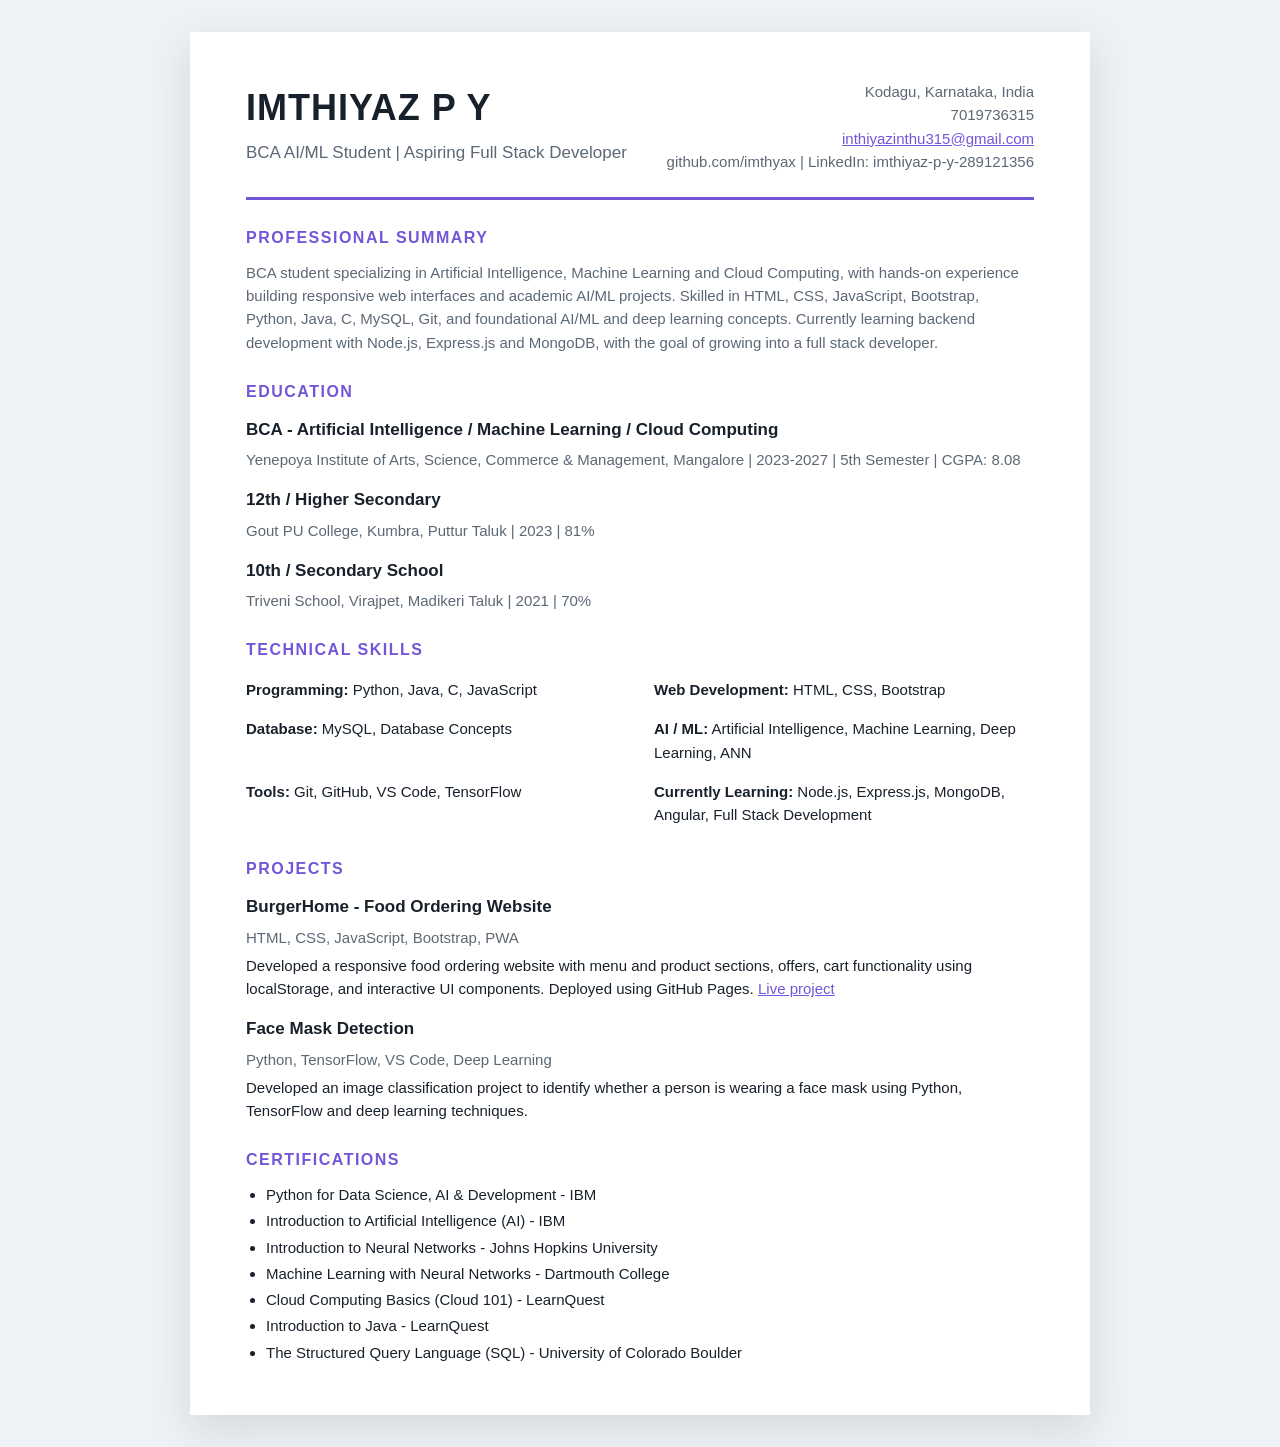
<file: resume.html>
<!DOCTYPE html>
<html lang="en">
<head>
    <meta charset="UTF-8">
    <meta name="viewport" content="width=device-width, initial-scale=1.0">
    <title>Resume | Imthiyaz P Y</title>
    <style>
        :root { color-scheme: light; --ink: #18212b; --muted: #5c6875; --accent: #7356d8; --line: #dce1e7; }
        * { box-sizing: border-box; }
        body { margin: 0; background: #eef1f5; color: var(--ink); font: 15px/1.55 Arial, Helvetica, sans-serif; }
        main { width: min(900px, calc(100% - 32px)); margin: 32px auto; padding: 48px 56px; background: white; box-shadow: 0 14px 40px rgba(24, 33, 43, .12); }
        header { display: flex; justify-content: space-between; gap: 24px; border-bottom: 3px solid var(--accent); padding-bottom: 24px; }
        h1 { margin: 0; font-size: 36px; letter-spacing: 1px; } h2 { margin: 26px 0 10px; font-size: 16px; color: var(--accent); letter-spacing: 1.5px; text-transform: uppercase; }
        h3 { margin: 0 0 3px; font-size: 17px; } p { margin: 5px 0; } .contact { text-align: right; color: var(--muted); }
        .role { margin-top: 4px; color: var(--muted); font-size: 17px; } .summary { color: var(--muted); }
        .item { margin: 12px 0 16px; } .meta { color: var(--muted); } ul { margin: 7px 0 0 20px; padding: 0; } li { margin: 3px 0; }
        .skills { display: grid; grid-template-columns: 1fr 1fr; gap: 6px 28px; } .label { font-weight: bold; }
        a { color: var(--accent); } @media (max-width: 620px) { main { margin: 0; width: 100%; padding: 30px 22px; } header { display: block; } .contact { margin-top: 14px; text-align: left; } .skills { grid-template-columns: 1fr; } }
        @media print { body { background: white; } main { width: 100%; margin: 0; padding: 20px; box-shadow: none; } }
    </style>
</head>
<body>
    <main>
        <header>
            <div><h1>IMTHIYAZ P Y</h1><p class="role">BCA AI/ML Student | Aspiring Full Stack Developer</p></div>
            <div class="contact">Kodagu, Karnataka, India<br>7019736315<br><a href="mailto:inthiyazinthu315@gmail.com">inthiyazinthu315@gmail.com</a><br>github.com/imthyax | LinkedIn: imthiyaz-p-y-289121356</div>
        </header>

        <section><h2>Professional Summary</h2><p class="summary">BCA student specializing in Artificial Intelligence, Machine Learning and Cloud Computing, with hands-on experience building responsive web interfaces and academic AI/ML projects. Skilled in HTML, CSS, JavaScript, Bootstrap, Python, Java, C, MySQL, Git, and foundational AI/ML and deep learning concepts. Currently learning backend development with Node.js, Express.js and MongoDB, with the goal of growing into a full stack developer.</p></section>

        <section><h2>Education</h2>
            <div class="item"><h3>BCA - Artificial Intelligence / Machine Learning / Cloud Computing</h3><p class="meta">Yenepoya Institute of Arts, Science, Commerce &amp; Management, Mangalore | 2023-2027 | 5th Semester | CGPA: 8.08</p></div>
            <div class="item"><h3>12th / Higher Secondary</h3><p class="meta">Gout PU College, Kumbra, Puttur Taluk | 2023 | 81%</p></div>
            <div class="item"><h3>10th / Secondary School</h3><p class="meta">Triveni School, Virajpet, Madikeri Taluk | 2021 | 70%</p></div>
        </section>

        <section><h2>Technical Skills</h2><div class="skills"><p><span class="label">Programming:</span> Python, Java, C, JavaScript</p><p><span class="label">Web Development:</span> HTML, CSS, Bootstrap</p><p><span class="label">Database:</span> MySQL, Database Concepts</p><p><span class="label">AI / ML:</span> Artificial Intelligence, Machine Learning, Deep Learning, ANN</p><p><span class="label">Tools:</span> Git, GitHub, VS Code, TensorFlow</p><p><span class="label">Currently Learning:</span> Node.js, Express.js, MongoDB, Angular, Full Stack Development</p></div></section>

        <section><h2>Projects</h2>
            <div class="item"><h3>BurgerHome - Food Ordering Website</h3><p class="meta">HTML, CSS, JavaScript, Bootstrap, PWA</p><p>Developed a responsive food ordering website with menu and product sections, offers, cart functionality using localStorage, and interactive UI components. Deployed using GitHub Pages. <a href="https://imthyax.github.io/BurgerHome/">Live project</a></p></div>
            <div class="item"><h3>Face Mask Detection</h3><p class="meta">Python, TensorFlow, VS Code, Deep Learning</p><p>Developed an image classification project to identify whether a person is wearing a face mask using Python, TensorFlow and deep learning techniques.</p></div>
        </section>

        <section><h2>Certifications</h2><ul><li>Python for Data Science, AI &amp; Development - IBM</li><li>Introduction to Artificial Intelligence (AI) - IBM</li><li>Introduction to Neural Networks - Johns Hopkins University</li><li>Machine Learning with Neural Networks - Dartmouth College</li><li>Cloud Computing Basics (Cloud 101) - LearnQuest</li><li>Introduction to Java - LearnQuest</li><li>The Structured Query Language (SQL) - University of Colorado Boulder</li></ul></section>
    </main>
</body>
</html>
</file>
